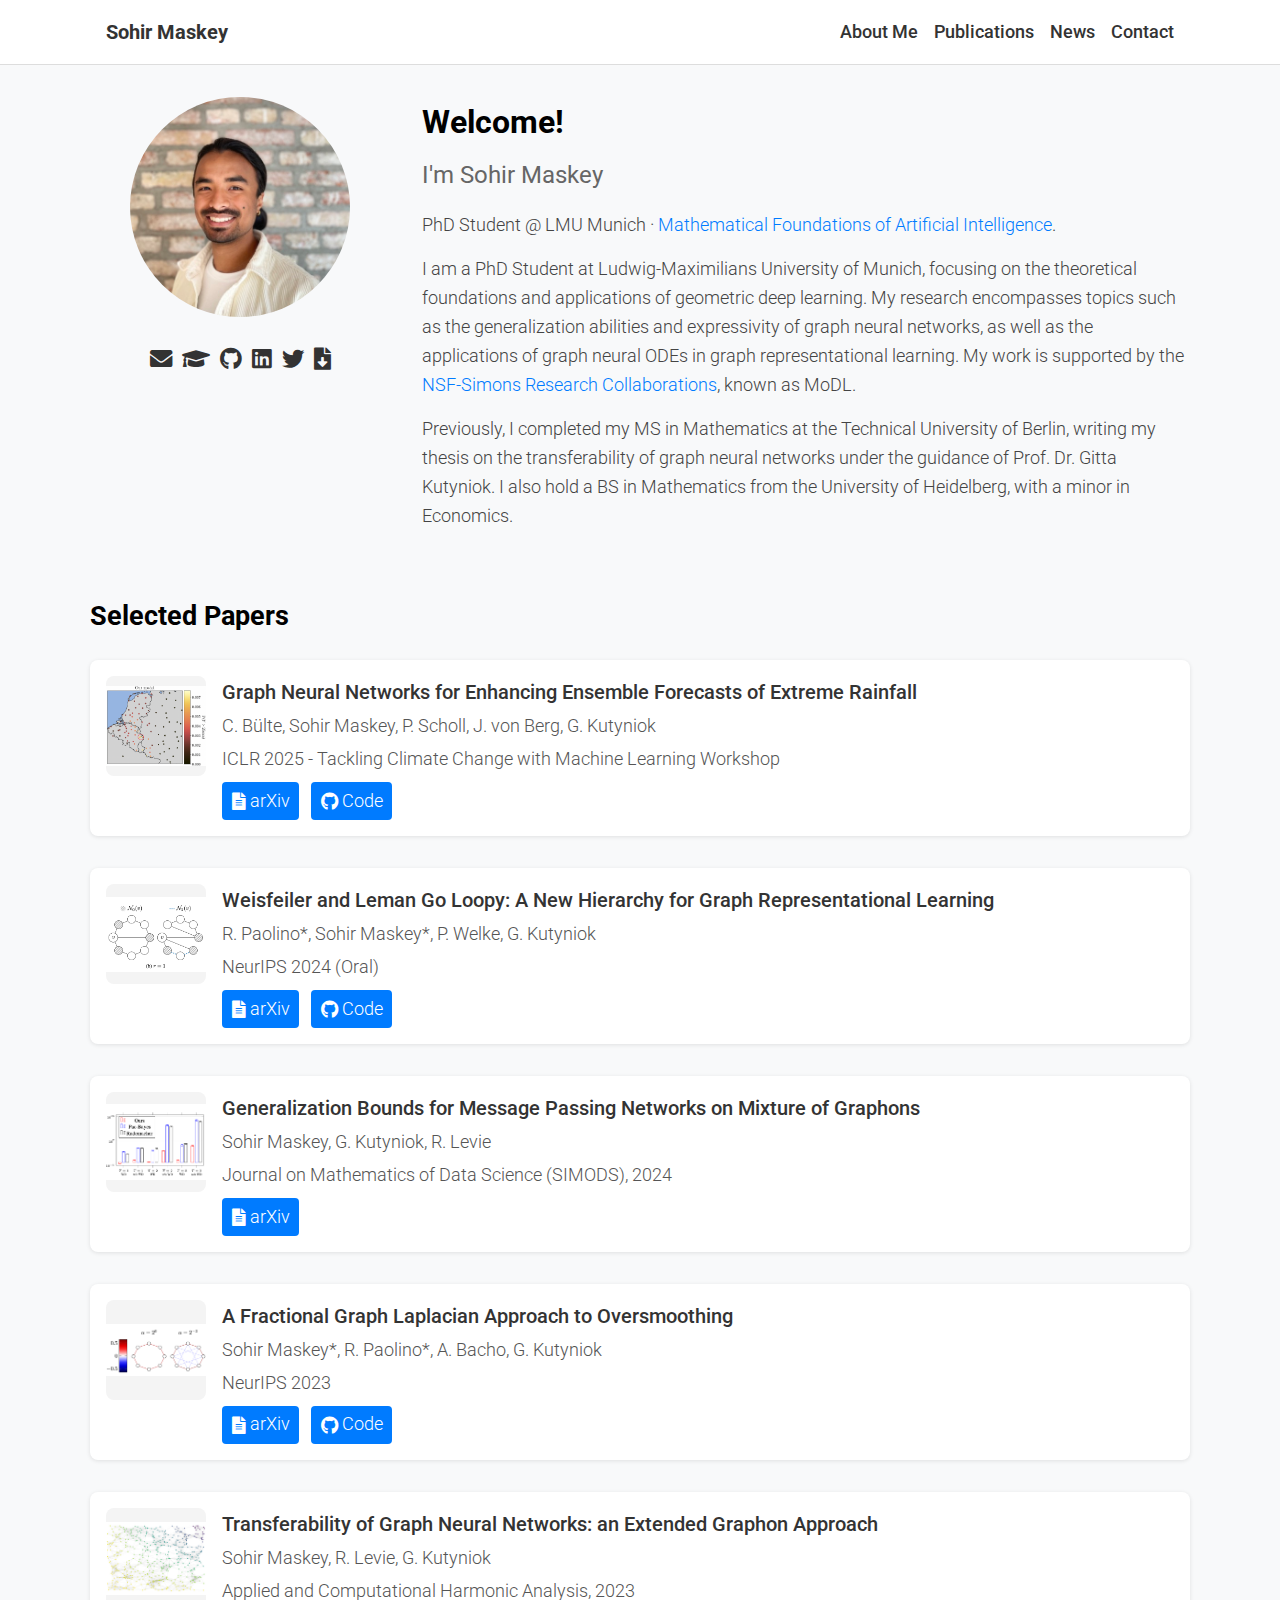
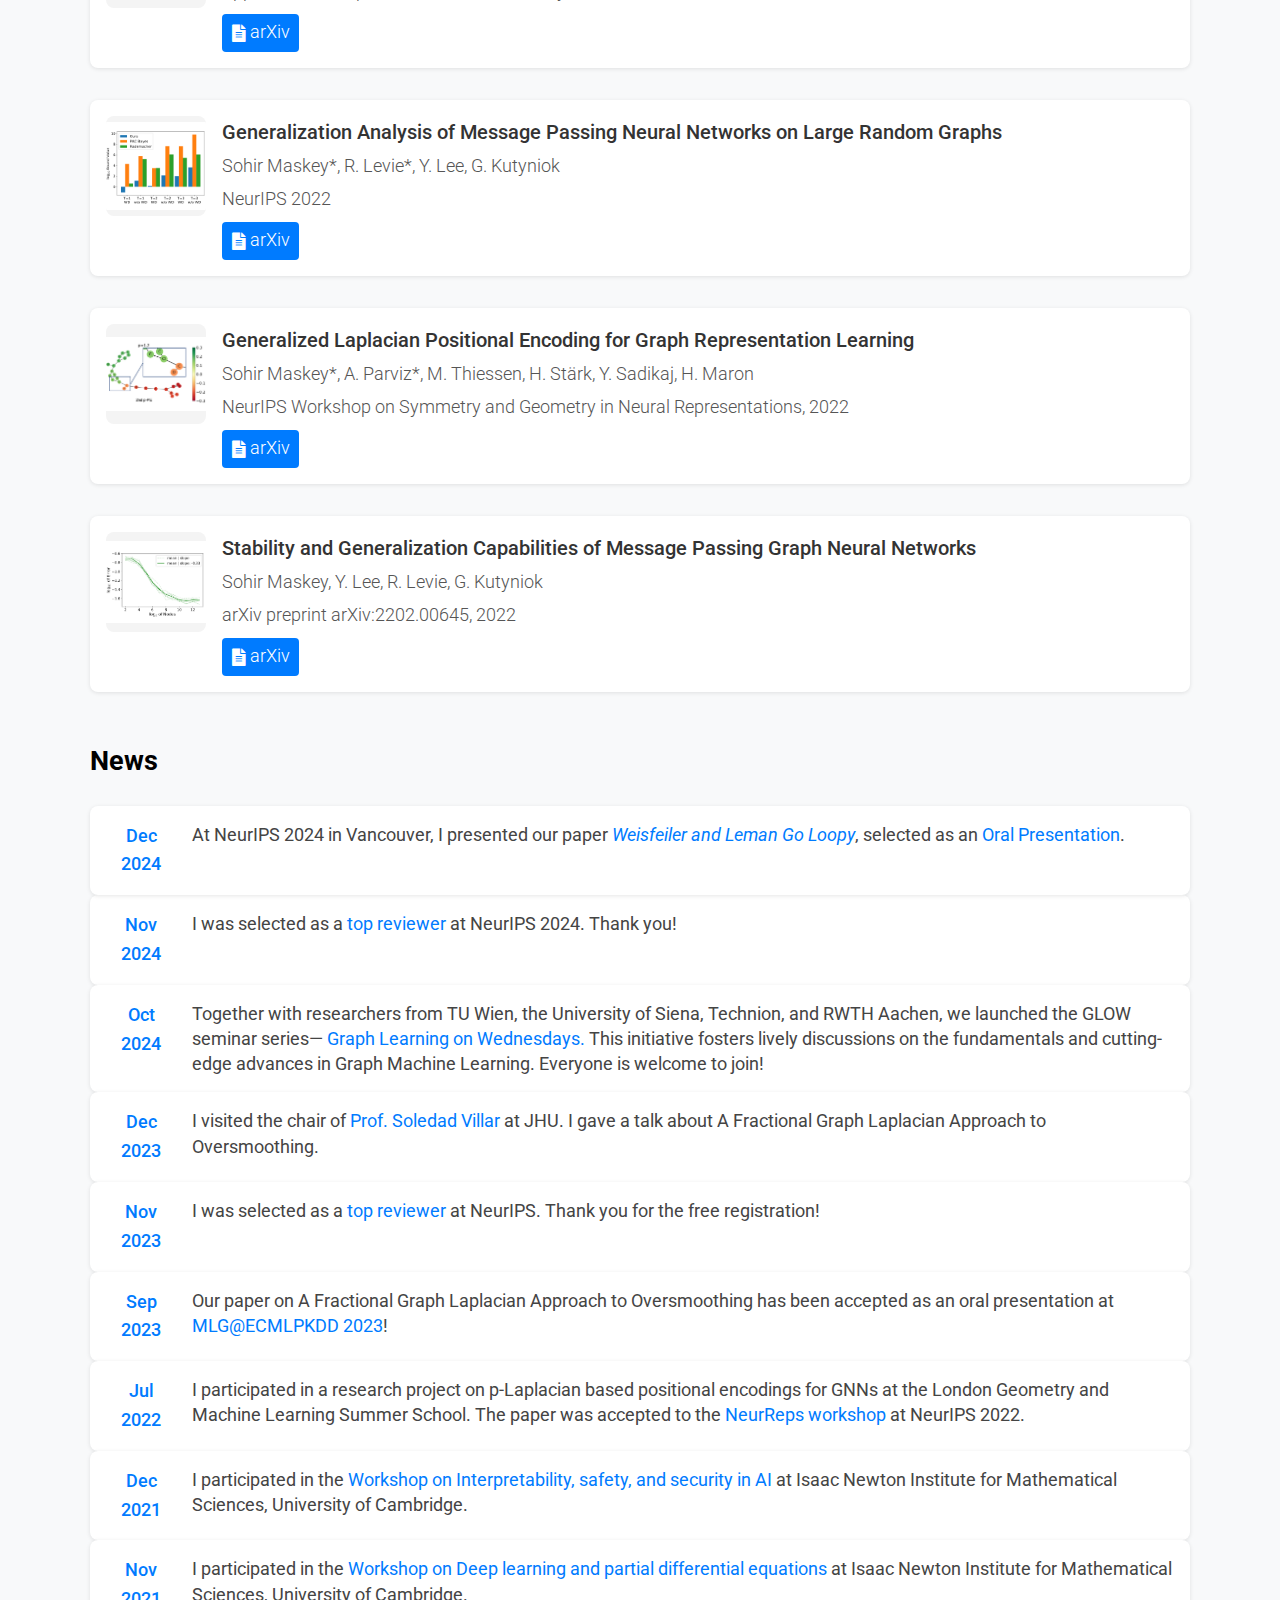
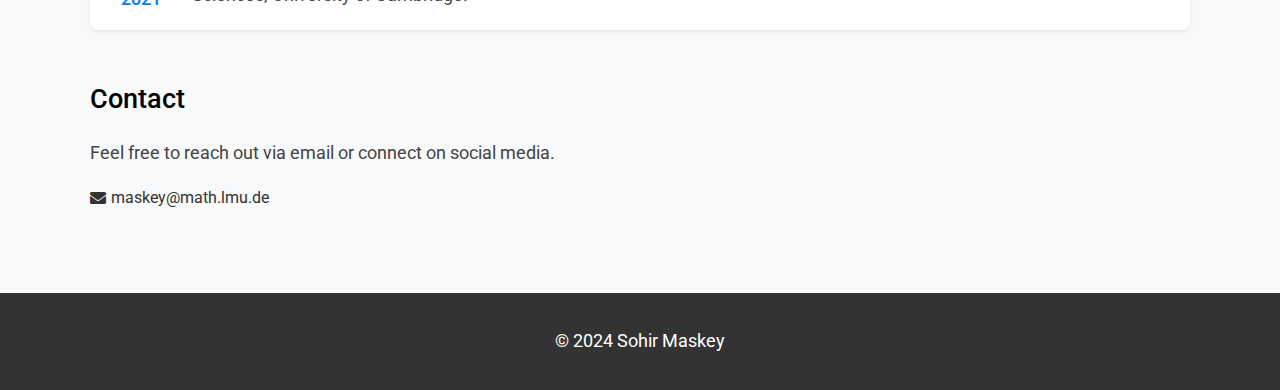
<file: index.html>
<!DOCTYPE html>
<html lang="en">
<head>
  <meta charset="UTF-8" />
  <meta name="viewport" content="width=device-width, initial-scale=1.0"/>
  <title>Sohir Maskey - Personal Website</title>

  <!-- Fonts & Icons -->
  <link
    rel="stylesheet"
    href="https://cdnjs.cloudflare.com/ajax/libs/font-awesome/5.15.3/css/all.min.css"
  />

  <!-- Main CSS -->
  <link rel="stylesheet" href="styles.css" />
</head>
<body>
  <header>
    <div class="header-container">
      <div class="logo">Sohir Maskey</div>
      <nav>
        <ul class="nav-links">
          <li><a href="#about">About Me</a></li>
          <li><a href="#publications">Publications</a></li>
          <li><a href="#news">News</a></li>
          <li><a href="#contact">Contact</a></li>
        </ul>
      </nav>
    </div>
  </header>

  <main class="container">
    <section id="about">
      <div class="about-container">
        <div class="about-image">
          <img src="static/images/profile.jpg" alt="Profile Image" />
          <div class="social-icons">
            <a href="mailto:maskey@math.lmu.de" title="Email"><i class="fas fa-envelope"></i></a>
            <a
              href="https://scholar.google.de/citations?user=3KpzqLMAAAAJ&hl=de"
              target="_blank"
              title="Google Scholar"
              ><i class="fas fa-graduation-cap"></i
            ></a>
            <a
              href="https://github.com/SohirMaskey"
              target="_blank"
              title="GitHub"
              ><i class="fab fa-github"></i
            ></a>
            <a
              href="https://www.linkedin.com/in/sohir-maskey-33429215b/"
              target="_blank"
              title="LinkedIn"
              ><i class="fab fa-linkedin"></i
            ></a>
            <a
              href="https://twitter.com/SohirMaskey"
              target="_blank"
              title="Twitter"
              ><i class="fab fa-twitter"></i
            ></a>
            <a href="static/files/cv.pdf" download title="Download CV"
              ><i class="fas fa-file-download"></i
            ></a>
          </div>
        </div>
        <div class="about-text">
          <h1>Welcome!</h1>
          <h2>I'm Sohir Maskey</h2>
          <p>
            PhD Student @ LMU Munich ·
            <a href="https://www.ai.math.uni-muenchen.de/index.html"
              >Mathematical Foundations of Artificial Intelligence</a
            >.
          </p>
          <p>
            I am a PhD Student at Ludwig-Maximilians University of Munich,
            focusing on the theoretical foundations and applications of
            geometric deep learning. My research encompasses topics such as the
            generalization abilities and expressivity of graph neural networks,
            as well as the applications of graph neural ODEs in graph
            representational learning. My work is supported by the
            <a
              href="https://www.simonsfoundation.org/grant/nsf-simons-research-collaborations-on-the-mathematical-and-scientific-foundations-of-deep-learning/"
              >NSF-Simons Research Collaborations</a
            >, known as MoDL.
          </p>
          <p>
            Previously, I completed my MS in Mathematics at the Technical
            University of Berlin, writing my thesis on the transferability of
            graph neural networks under the guidance of Prof. Dr. Gitta
            Kutyniok. I also hold a BS in Mathematics from the University of
            Heidelberg, with a minor in Economics.
          </p>
        </div>
      </div>
    </section>

    <section id="publications">
      <h2>Selected Papers</h2>
      <ul class="publication-list">
        <li class="publication-item">
          <img
            src="static/images/raincast.png"
            alt="Publication Image"
            class="publication-img"
          />
          <div class="publication-details">
            <h3>
              Graph Neural Networks for Enhancing Ensemble Forecasts of Extreme Rainfall
            </h3>
            <p>C. Bülte, Sohir Maskey, P. Scholl, J. von Berg, G. Kutyniok</p>
            <p>ICLR 2025 - Tackling Climate Change with Machine Learning Workshop</p>
            <div class="publication-links">
              <a
                href="https://arxiv.org/abs/2504.05471"
                class="publication-link"
                target="_blank"
                ><i class="fas fa-file-alt"></i> arXiv</a
              >
              <a
                href="https://github.com/SohirMaskey/raincast-gnn/tree/main"
                class="publication-link"
                target="_blank"
                ><i class="fab fa-github"></i> Code</a
              >
            </div>
          </div>
        </li>
        <li class="publication-item">
          <img
            src="static/images/wl_loopy.jpg"
            alt="Publication Image"
            class="publication-img"
          />
          <div class="publication-details">
            <h3>
              Weisfeiler and Leman Go Loopy: A New Hierarchy for Graph
              Representational Learning
            </h3>
            <p>R. Paolino*, Sohir Maskey*, P. Welke, G. Kutyniok</p>
            <p>NeurIPS 2024 (Oral)</p>
            <div class="publication-links">
              <a
                href="https://arxiv.org/abs/2403.13749"
                class="publication-link"
                target="_blank"
                ><i class="fas fa-file-alt"></i> arXiv</a
              >
              <a
                href="https://github.com/RPaolino/loopy"
                class="publication-link"
                target="_blank"
                ><i class="fab fa-github"></i> Code</a
              >
            </div>
          </div>
        </li>
        <li class="publication-item">
          <img
            src="static/images/gen_bound.jpg"
            alt="Publication Image"
            class="publication-img"
          />
          <div class="publication-details">
            <h3>Generalization Bounds for Message Passing Networks on Mixture of Graphons</h3>
            <p>Sohir Maskey, G. Kutyniok, R. Levie</p>
            <p>Journal on Mathematics of Data Science (SIMODS), 2024</p>
            <div class="publication-links">
              <a
                href="https://arxiv.org/abs/2404.03473"
                class="publication-link"
                target="_blank"
                ><i class="fas fa-file-alt"></i> arXiv</a
              >
            </div>
          </div>
        </li>
        <li class="publication-item">
          <img
            src="static/images/fgl.jpg"
            alt="Publication Image"
            class="publication-img"
          />
          <div class="publication-details">
            <h3>A Fractional Graph Laplacian Approach to Oversmoothing</h3>
            <p>Sohir Maskey*, R. Paolino*, A. Bacho, G. Kutyniok</p>
            <p>NeurIPS 2023</p>
            <div class="publication-links">
              <a
                href="https://arxiv.org/abs/2305.13084"
                class="publication-link"
                target="_blank"
                ><i class="fas fa-file-alt"></i> arXiv</a
              >
              <a
                href="https://github.com/RPaolino/fLode"
                class="publication-link"
                target="_blank"
                ><i class="fab fa-github"></i> Code</a
              >
            </div>
          </div>
        </li>
        <li class="publication-item">
          <img
            src="static/images/graphon_trans.jpg"
            alt="Publication Image"
            class="publication-img"
          />
          <div class="publication-details">
            <h3>
              Transferability of Graph Neural Networks: an Extended Graphon
              Approach
            </h3>
            <p>Sohir Maskey, R. Levie, G. Kutyniok</p>
            <p>Applied and Computational Harmonic Analysis, 2023</p>
            <div class="publication-links">
              <a
                href="https://arxiv.org/abs/2109.10096"
                class="publication-link"
                target="_blank"
                ><i class="fas fa-file-alt"></i> arXiv</a
              >
            </div>
          </div>
        </li>
        <li class="publication-item">
          <img
            src="static/images/gen_nips.jpg"
            alt="Publication Image"
            class="publication-img"
          />
          <div class="publication-details">
            <h3>
              Generalization Analysis of Message Passing Neural Networks on
              Large Random Graphs
            </h3>
            <p>Sohir Maskey*, R. Levie*, Y. Lee, G. Kutyniok</p>
            <p>NeurIPS 2022</p>
            <div class="publication-links">
              <a
                href="https://arxiv.org/abs/2202.00645v6"
                class="publication-link"
                target="_blank"
                ><i class="fas fa-file-alt"></i> arXiv</a
              >
            </div>
          </div>
        </li>
        <li class="publication-item">
          <img
            src="static/images/lappe.jpg"
            alt="Publication Image"
            class="publication-img"
          />
          <div class="publication-details">
            <h3>
              Generalized Laplacian Positional Encoding for Graph Representation
              Learning
            </h3>
            <p>
              Sohir Maskey*, A. Parviz*, M. Thiessen, H. Stärk, Y. Sadikaj, H.
              Maron
            </p>
            <p>
              NeurIPS Workshop on Symmetry and Geometry in Neural
              Representations, 2022
            </p>
            <div class="publication-links">
              <a
                href="https://arxiv.org/abs/2210.15956"
                class="publication-link"
                target="_blank"
                ><i class="fas fa-file-alt"></i> arXiv</a
              >
            </div>
          </div>
        </li>
        <li class="publication-item">
          <img
            src="static/images/stab_gen.jpg"
            alt="Publication Image"
            class="publication-img"
          />
          <div class="publication-details">
            <h3>
              Stability and Generalization Capabilities of Message Passing Graph
              Neural Networks
            </h3>
            <p>Sohir Maskey, Y. Lee, R. Levie, G. Kutyniok</p>
            <p>arXiv preprint arXiv:2202.00645, 2022</p>
            <div class="publication-links">
              <a
                href="https://arxiv.org/abs/2202.00645v3"
                class="publication-link"
                target="_blank"
                ><i class="fas fa-file-alt"></i> arXiv</a
              >
            </div>
          </div>
        </li>
      </ul>
    </section>

    <section id="news">
      <h2>News</h2>
      <div class="news-list">
        <div class="news-item">
            <div class="news-date">
              <span>Dec</span>
              <span>2024</span>
            </div>
            <div class="news-description">
                <p>At NeurIPS 2024 in Vancouver, I presented our paper
                    <a href="https://proceedings.neurips.cc/paper_files/paper/2024/hash/dad28e90cd2c8caedf362d49c4d99e70-Abstract-Conference.html"><em>Weisfeiler and Leman Go Loopy</em></a>,
                    selected as an <a href="https://neurips.cc/virtual/2024/oral/97991">Oral Presentation</a>.</p>
            </div>
        </div>
        </div>
        <div class="news-item">
        <div class="news-date">
            <span>Nov</span>
            <span>2024</span>
        </div>
        <div class="news-description">
            <p>
            I was selected as a
            <a href="https://neurips.cc/Conferences/2024/ProgramCommittee"
                >top reviewer</a
            >
            at NeurIPS 2024. Thank you!
            </p>
        </div>
        </div>
        <div class="news-item">
            <div class="news-date">
              <span>Oct</span>
              <span>2024</span>
            </div>
            <div class="news-description">
              <p>
                Together with researchers from TU Wien, the University of Siena, Technion, and RWTH Aachen, we launched the GLOW seminar series— 
                <a href="https://sites.google.com/view/graph-learning-on-weds">Graph Learning on Wednesdays.</a>
                This initiative fosters lively discussions on the fundamentals and cutting-edge advances in Graph Machine Learning. Everyone is welcome to join!
              </p>
            </div>
        </div>
        <div class="news-item">
          <div class="news-date">
            <span>Dec</span>
            <span>2023</span>
          </div>
          <div class="news-description">
            <p>
              I visited the chair of
              <a href="https://www.ams.jhu.edu/villar/">Prof. Soledad Villar</a>
              at JHU. I gave a talk about A Fractional Graph Laplacian Approach
              to Oversmoothing.
            </p>
          </div>
        </div>
        <div class="news-item">
          <div class="news-date">
            <span>Nov</span>
            <span>2023</span>
          </div>
          <div class="news-description">
            <p>
              I was selected as a
              <a href="https://neurips.cc/Conferences/2023/ProgramCommittee"
                >top reviewer</a
              >
              at NeurIPS. Thank you for the free registration!
            </p>
          </div>
        </div>
        <div class="news-item">
          <div class="news-date">
            <span>Sep</span>
            <span>2023</span>
          </div>
          <div class="news-description">
            <p>
              Our paper on A Fractional Graph Laplacian Approach to
              Oversmoothing has been accepted as an oral presentation at
              <a href="https://mlg-europe.github.io/2023/"
                >MLG@ECMLPKDD 2023</a
              >!
            </p>
          </div>
        </div>
        <div class="news-item">
          <div class="news-date">
            <span>Jul</span>
            <span>2022</span>
          </div>
          <div class="news-description">
            <p>
              I participated in a research project on p-Laplacian based
              positional encodings for GNNs at the London Geometry and Machine
              Learning Summer School. The paper was accepted to the
              <a href="https://www.neurreps.org/">NeurReps workshop</a> at
              NeurIPS 2022.
            </p>
          </div>
        </div>
        <div class="news-item">
          <div class="news-date">
            <span>Dec</span>
            <span>2021</span>
          </div>
          <div class="news-description">
            <p>
              I participated in the
              <a href="https://www.newton.ac.uk/event/mdlw05/"
                >Workshop on Interpretability, safety, and security in AI</a
              >
              at Isaac Newton Institute for Mathematical Sciences, University of
              Cambridge.
            </p>
          </div>
        </div>
        <div class="news-item">
          <div class="news-date">
            <span>Nov</span>
            <span>2021</span>
          </div>
          <div class="news-description">
            <p>
              I participated in the
              <a href="https://www.newton.ac.uk/event/mdlw03/"
                >Workshop on Deep learning and partial differential equations</a
              >
              at Isaac Newton Institute for Mathematical Sciences, University of
              Cambridge.
            </p>
          </div>
        </div>
      </div>
    </section>

    <section id="contact">
      <h2>Contact</h2>
      <p style="margin-bottom:1rem;">
        Feel free to reach out via email or connect on social media.
      </p>
      <div class="social-icons">
        <a href="mailto:maskey@math.lmu.de"
          ><i class="fas fa-envelope"></i> maskey@math.lmu.de</a
        >
      </div>
    </section>
  </main>

  <footer>
    <p>&copy; 2024 Sohir Maskey</p>
  </footer>
</body>
</html>
</file>
<file: styles.css>
/* Google Fonts (Example: Roboto) */
@import url('https://fonts.googleapis.com/css2?family=Roboto:wght@300;400;500;700&display=swap');

/* A universal box-sizing reset for consistent spacing */
*,
*::before,
*::after {
  box-sizing: border-box;
}

body {
  font-family: 'Roboto', sans-serif;
  font-size: 18px;
  line-height: 1.6;
  margin: 0;
  padding: 0;
  background-color: #f8f9fa; /* Lighter gray */
  display: flex;
  flex-direction: column;
  min-height: 100vh;
}

/* Header / Nav */
header {
  background-color: #ffffff;
  border-bottom: 1px solid #ddd;
}

.header-container {
  max-width: 1100px;
  margin: 0 auto;
  display: flex;
  justify-content: space-between;
  align-items: center;
  padding: 1rem;
}

.logo {
  font-weight: 700;
  font-size: 1.25rem;
  color: #333;
}

nav ul {
  list-style-type: none;
  display: flex;
  gap: 1rem;
  margin: 0;
  padding: 0;
}

nav ul li a {
  color: #333;
  text-decoration: none;
  font-weight: 500;
  transition: color 0.3s ease;
}

nav ul li a:hover {
  color: #007BFF;
}

/* Container for main content */
.container {
  width: 90%;
  max-width: 1100px;
  margin: 0 auto;
  padding: 2rem 0;
  flex: 1;
}

/* About Section */
.about-container {
  display: flex;
  align-items: flex-start;
  justify-content: space-between;
  gap: 2rem;
  margin-bottom: 3rem;
}

.about-image {
  flex: 0 0 300px;
  text-align: center;
}

.about-image img {
  width: 220px;
  height: 220px;
  border-radius: 50%;
  object-fit: cover;
  margin-bottom: 1rem;
}

.about-image .social-icons {
  display: flex;
  flex-wrap: wrap;
  gap: 10px;
  justify-content: center;
}

.about-text {
  flex: 1;
}

.about-text h1 {
  font-size: 2rem;
  font-weight: 700;
  margin: 0 0 0.5rem 0;
}

.about-text h2 {
  font-size: 1.5rem;
  font-weight: 400;
  margin: 0 0 1rem 0;
  color: #666;
}

.about-text p {
  margin: 1rem 0;
  font-weight: 300;
  color: #444;
}

.about-text a {
  color: #007BFF;
  text-decoration: none;
}

.about-text a:hover {
  text-decoration: underline;
}

/* Social Icons (header or about) */
.social-icons a {
  color: #333;
  font-size: 1.4rem;
  text-decoration: none;
  transition: color 0.2s ease;
}

.social-icons a:hover {
  color: #007BFF;
}

/* Publications */
#publications {
  margin-bottom: 3rem;
}

.publication-list {
  list-style-type: none;
  padding: 0;
}

.publication-item {
  display: flex;
  align-items: flex-start;
  margin-bottom: 1.5rem;
  background-color: #fff;
  border-radius: 8px;
  padding: 1rem;
  box-shadow: 0 1px 4px rgba(0,0,0,0.1);
}

.publication-item:not(:last-child) {
  margin-bottom: 2rem;
}

.publication-img {
  width: 100px;
  height: 100px;
  margin-right: 1rem;
  border-radius: 8px;
  object-fit: contain;
  background-color: #f4f4f4;
}

.publication-details h3 {
  margin: 0 0 0.25rem 0;
  font-size: 1.25rem;
  font-weight: 500;
  color: #333;
}

.publication-details p {
  margin: 0.25rem 0;
  font-weight: 300;
  color: #555;
}

.publication-links {
  margin-top: 0.5rem;
}

.publication-link {
  background-color: #007BFF;
  color: white;
  padding: 0.3rem 0.6rem;
  text-decoration: none;
  border-radius: 4px;
  margin-right: 0.5rem;
  display: inline-flex;
  align-items: center;
  font-weight: 300;
  transition: background-color 0.2s ease;
}

.publication-link:hover {
  background-color: #0056b3;
}

.publication-link i {
  margin-right: 0.25rem;
}

/* News */
#news {
  margin-bottom: 3rem;
}

.news-list {
  display: grid;
  grid-template-columns: 1fr;
  gap: 1.5rem;
}

.news-item {
  display: flex;
  align-items: flex-start;
  gap: 1rem;
  background-color: #fff;
  border-radius: 8px;
  padding: 1rem;
  box-shadow: 0 1px 4px rgba(0,0,0,0.1);
}

.news-date {
  font-weight: 500;
  min-width: 70px;
  color: #007BFF;
  text-align: center;
}

.news-date span {
  display: block;
}

.news-description p {
  margin: 0;
  color: #444;
  line-height: 1.4;
}

.news-description a {
  color: #007BFF;
  text-decoration: none;
}

.news-description a:hover {
  text-decoration: underline;
}

/* Contact */
#contact {
  margin-bottom: 3rem;
}

#contact h2 {
  margin-bottom: 1rem;
  font-weight: 500;
}

#contact p {
  color: #444;
}

#contact .social-icons a {
  display: inline-flex;
  align-items: center;
  font-size: 1rem;
  color: #333;
  text-decoration: none;
  gap: 5px;
}

/* Footer */
footer {
  background-color: #333;
  color: #fff;
  text-align: center;
  padding: 1rem;
  flex-shrink: 0;
}

/* Responsive Adjustments */
@media (max-width: 768px) {
  .header-container {
    flex-direction: column;
    align-items: flex-start;
    gap: 1rem;
  }

  nav ul {
    flex-direction: column;
    gap: 0.5rem;
  }

  .about-container {
    flex-direction: column;
    align-items: center;
  }

  .about-image {
    flex: none;
  }

  .about-image img {
    width: 180px;
    height: 180px;
  }

  .about-text {
    text-align: center;
    margin-top: 1rem;
  }

  .publication-item {
    flex-direction: column;
    align-items: center;
    text-align: center;
  }

  .publication-img {
    margin: 0 0 1rem 0;
  }

  .news-item {
    flex-direction: column;
    text-align: center;
  }

  .news-date {
    text-align: center;
    margin-bottom: 0.5rem;
  }
}
</file>
